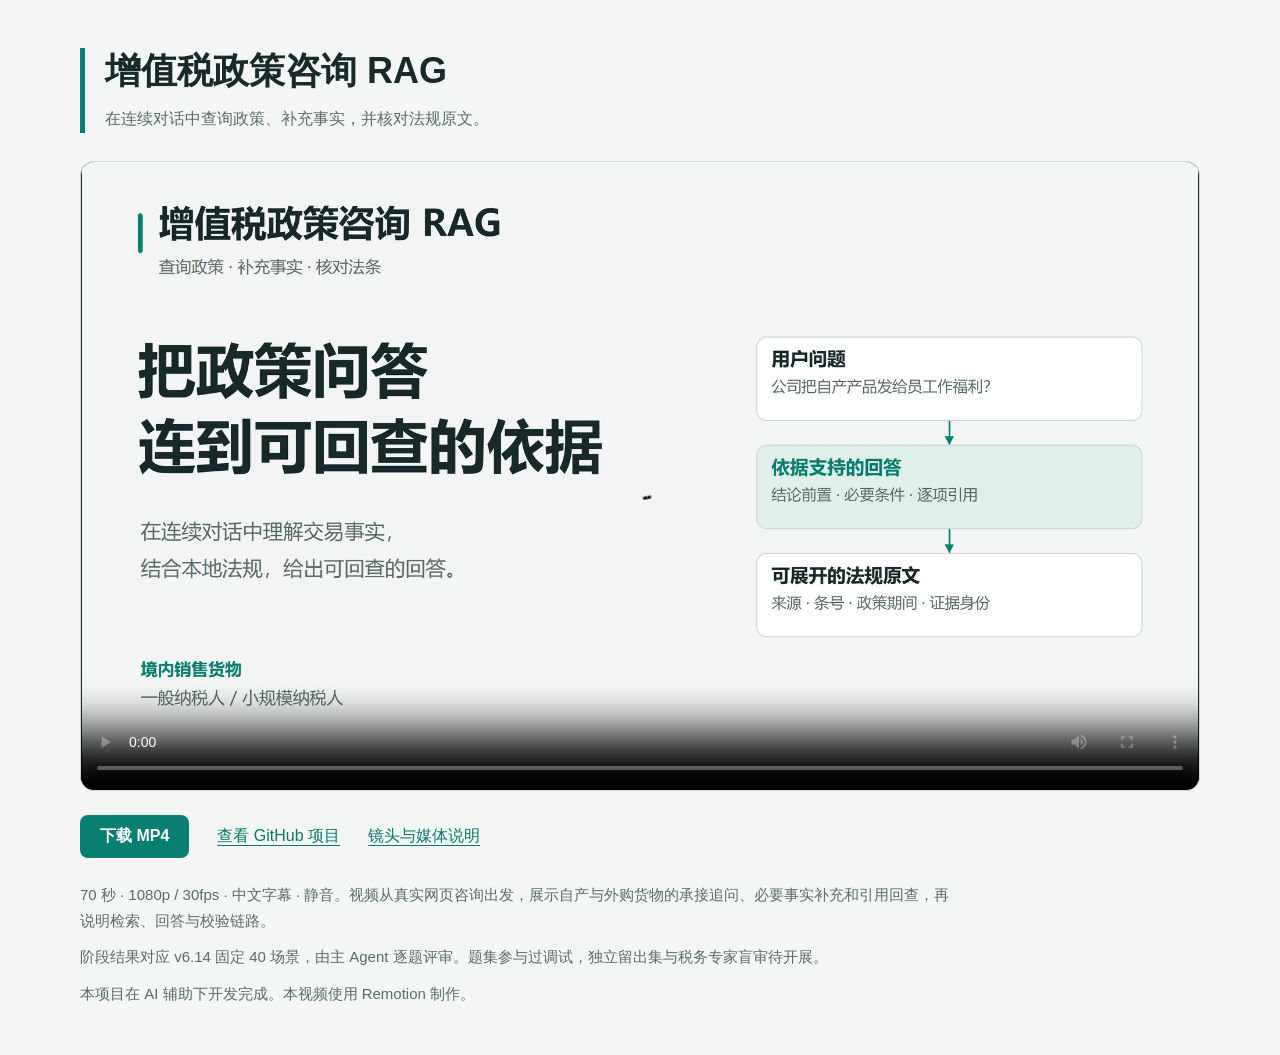
<file: docs/showcase/index.html>
<!doctype html>
<html lang="zh-CN">
<head>
  <meta charset="utf-8">
  <meta name="viewport" content="width=device-width, initial-scale=1">
  <meta name="description" content="增值税政策咨询 RAG 项目介绍，展示连续咨询、事实承接与法规原文核对。">
  <meta name="theme-color" content="#087f72">
  <title>增值税政策咨询 RAG · 项目介绍</title>
  <style>
    :root { color-scheme: light; font-family: Inter, "Microsoft YaHei", sans-serif; color: #182a29; background: #f4f6f5; }
    * { box-sizing: border-box; }
    body { margin: 0; }
    main { width: min(1120px, calc(100% - 48px)); margin: 48px auto; }
    header { border-left: 5px solid #087f72; padding-left: 20px; margin-bottom: 28px; }
    h1 { margin: 0 0 10px; font-size: clamp(25px, 4vw, 36px); line-height: 1.3; }
    p { line-height: 1.75; }
    header p { margin: 0; color: #596c69; }
    video { display: block; width: 100%; aspect-ratio: 16/9; background: #182a29; border: 1px solid #cfdcd7; border-radius: 14px; }
    nav { display: flex; flex-wrap: wrap; gap: 16px 28px; align-items: center; margin: 24px 0; }
    a { color: #08776c; text-underline-offset: 4px; }
    a:hover { text-decoration-thickness: 2px; }
    a:focus-visible { outline: 3px solid #087f72; outline-offset: 5px; border-radius: 3px; }
    .download { padding: 11px 20px; color: #fff; background: #087f72; border-radius: 8px; text-decoration: none; font-weight: 600; }
    .context { max-width: 870px; color: #596c69; font-size: 15px; }
    .context p { margin: 10px 0; }
    @media (max-width: 600px) {
      main { width: calc(100% - 24px); margin: 24px auto; }
      header { padding-left: 14px; margin-bottom: 20px; }
      video { border-radius: 8px; }
      nav { gap: 18px 22px; font-size: 15px; }
    }
  </style>
</head>
<body>
  <main>
    <header>
      <h1>增值税政策咨询 RAG</h1>
      <p>在连续对话中查询政策、补充事实，并核对法规原文。</p>
    </header>
    <video controls playsinline preload="metadata" poster="cover.png" aria-label="增值税政策咨询 RAG 70秒项目介绍">
      <source src="demo.mp4" type="video/mp4">
      可<a href="demo.mp4" download>下载 MP4</a>后使用本机播放器观看。
    </video>
    <nav aria-label="视频与项目入口">
      <a class="download" href="demo.mp4" download="vat-rag-intro.mp4">下载 MP4</a>
      <a href="https://github.com/GX221015CF/vat-rag-agent-showcase">查看 GitHub 项目</a>
      <a href="https://github.com/GX221015CF/vat-rag-agent-showcase/blob/main/docs/showcase/README.md">镜头与媒体说明</a>
    </nav>
    <section class="context" aria-label="项目与视频说明">
      <p>70 秒 · 1080p / 30fps · 中文字幕 · 静音。视频从真实网页咨询出发，展示自产与外购货物的承接追问、必要事实补充和引用回查，再说明检索、回答与校验链路。</p>
      <p>阶段结果对应 v6.14 固定 40 场景，由主 Agent 逐题评审。题集参与过调试，独立留出集与税务专家盲审待开展。</p>
      <p>本项目在 AI 辅助下开发完成。本视频使用 Remotion 制作。</p>
    </section>
  </main>
</body>
</html>
</file>
